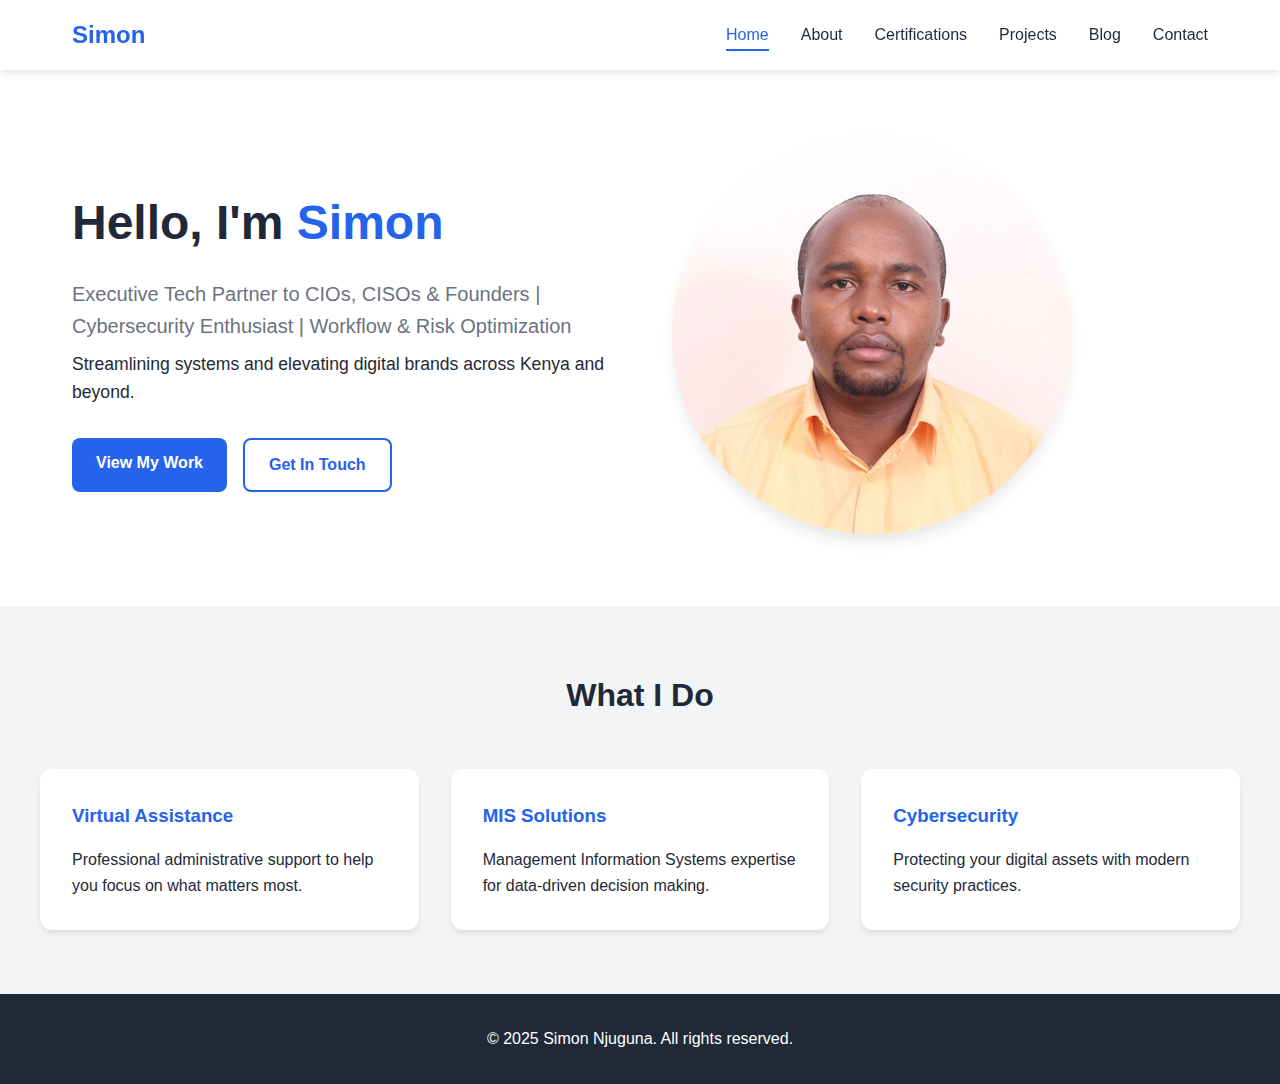
<file: index.html>
<!DOCTYPE html>
<html lang="en">
<head>
    <meta charset="UTF-8">
    <meta name="viewport" content="width=device-width, initial-scale=1.0">
    <meta name="description" content="Portfolio of Simon - Virtual Assistant specializing in MIS, cybersecurity, and digital brand elevation">
    <title>Simon K. Njuguna | Executive Assistant Portfolio</title>
    <link rel="stylesheet" href="assets/style.css">
    <link rel="icon" href="assets/favicon.ico" type="image/x-icon">
</head>
<body>
    <header>
        <nav>
            <div class="logo">Simon</div>
            <ul class="nav-links">
                <li><a href="index.html" class="active">Home</a></li>
                <li><a href="about.html">About</a></li>
                <li><a href="certifications.html">Certifications</a></li>
                <li><a href="projects.html">Projects</a></li>
                <li><a href="blog.html">Blog</a></li>
                <li><a href="contact.html">Contact</a></li>
            </ul>
            <div class="hamburger">
                <span></span>
                <span></span>
                <span></span>
            </div>
        </nav>
    </header>

    <main>
        <section class="hero">
            <div class="hero-content">
                <h1>Hello, I'm <span class="highlight">Simon</span></h1>
                <p class="tagline">Executive Tech Partner to CIOs, CISOs & Founders | Cybersecurity Enthusiast | Workflow & Risk Optimization</p>
                <p class="intro">Streamlining systems and elevating digital brands across Kenya and beyond.</p>
                <div class="cta-buttons">
                    <a href="projects.html" class="btn btn-primary">View My Work</a>
                    <a href="contact.html" class="btn btn-secondary">Get In Touch</a>
                </div>
            </div>
            <div class="hero-image">
                <img src="assets/profile.jpg" alt="Simon - Virtual Assistant">
            </div>
        </section>

        <section class="skills-preview">
            <h2>What I Do</h2>
            <div class="skills-grid">
                <div class="skill-card">
                    <h3>Virtual Assistance</h3>
                    <p>Professional administrative support to help you focus on what matters most.</p>
                </div>
                <div class="skill-card">
                    <h3>MIS Solutions</h3>
                    <p>Management Information Systems expertise for data-driven decision making.</p>
                </div>
                <div class="skill-card">
                    <h3>Cybersecurity</h3>
                    <p>Protecting your digital assets with modern security practices.</p>
                </div>
            </div>
        </section>
    </main>

    <footer>
        <p>&copy; 2025 Simon Njuguna. All rights reserved.</p>
    </footer>

    <script src="assets/script.js"></script>
</body>
</html>
</file>
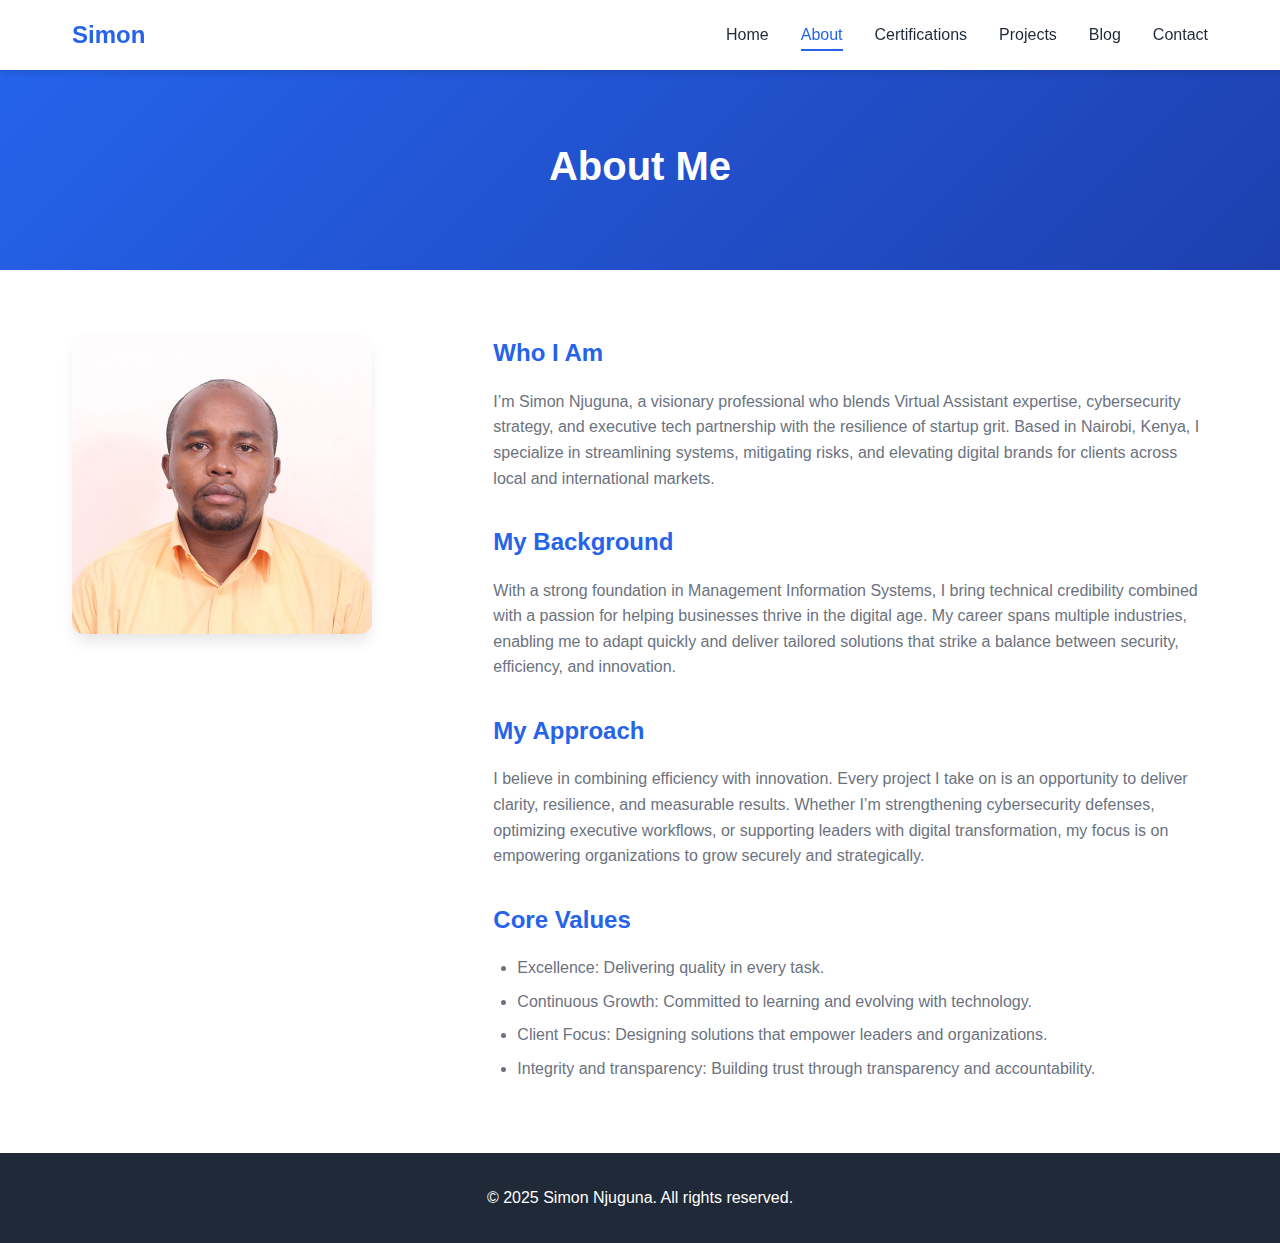
<file: about.html>
<!DOCTYPE html>
<html lang="en">
<head>
    <meta charset="UTF-8">
    <meta name="viewport" content="width=device-width, initial-scale=1.0">
    <meta name="description" content="Learn more about Simon - A visionary Virtual Assistant with expertise in MIS and cybersecurity">
    <title>About | Simon Portfolio</title>
    <link rel="stylesheet" href="assets/style.css">
    <link rel="icon" href="assets/favicon.ico" type="image/x-icon">
</head>
<body>
    <header>
        <nav>
            <div class="logo">Simon</div>
            <ul class="nav-links">
                <li><a href="index.html">Home</a></li>
                <li><a href="about.html" class="active">About</a></li>
                <li><a href="certifications.html">Certifications</a></li>
                <li><a href="projects.html">Projects</a></li>
                <li><a href="blog.html">Blog</a></li>
                <li><a href="contact.html">Contact</a></li>
            </ul>
            <div class="hamburger">
                <span></span>
                <span></span>
                <span></span>
            </div>
        </nav>
    </header>

    <main>
        <section class="page-header">
            <h1>About Me</h1>
        </section>

        <section class="about-content">
            <div class="about-image">
                <img src="assets/profile.jpg" alt="Simon - Virtual Assistant">
            </div>
            <div class="about-text">
                <h2>Who I Am</h2>
                <p>I’m Simon Njuguna, a visionary professional who blends Virtual Assistant expertise, cybersecurity strategy, and executive tech partnership with the resilience of startup grit. Based in Nairobi, Kenya, I specialize in streamlining systems, mitigating risks, and elevating digital brands for clients across local and international markets.</p>
                
                <h2>My Background</h2>
                <p>With a strong foundation in Management Information Systems, I bring technical credibility combined with a passion for helping businesses thrive in the digital age. My career spans multiple industries, enabling me to adapt quickly and deliver tailored solutions that strike a balance between security, efficiency, and innovation.</p>
                
                <h2>My Approach</h2>
                <p>I believe in combining efficiency with innovation. Every project I take on is an opportunity to deliver clarity, resilience, and measurable results. Whether I’m strengthening cybersecurity defenses, optimizing executive workflows, or supporting leaders with digital transformation, my focus is on empowering organizations to grow securely and strategically.</p>
                
                <h2>Core Values</h2>
                <ul class="values-list">
                    <li>Excellence: Delivering quality in every task.</li>
                    <li>Continuous Growth: Committed to learning and evolving with technology.</li>
                    <li>Client Focus: Designing solutions that empower leaders and organizations.</li>
                    <li>Integrity and transparency: Building trust through transparency and accountability.</li>
                </ul>
            
                </ul>
            </div>
        </section>
    </main>

    <footer>
        <p>&copy; 2025 Simon Njuguna. All rights reserved.</p>
    </footer>

    <script src="assets/script.js"></script>
</body>
</html>
</file>
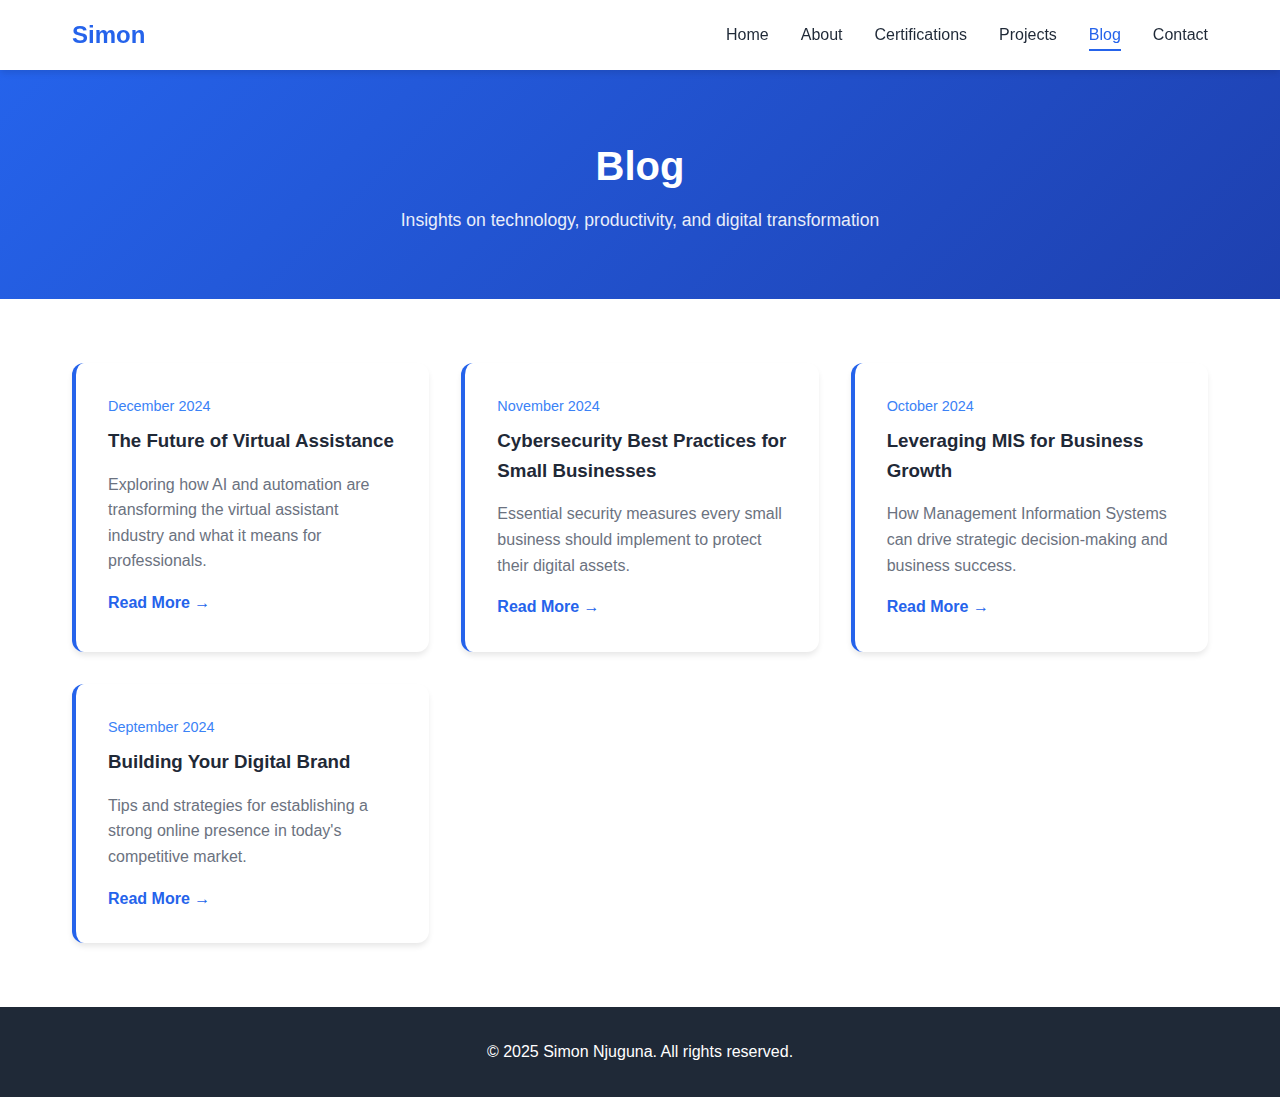
<file: blog.html>
<!DOCTYPE html>
<html lang="en">
<head>
    <meta charset="UTF-8">
    <meta name="viewport" content="width=device-width, initial-scale=1.0">
    <meta name="description" content="Blog posts by Simon on MIS, cybersecurity, virtual assistance, and digital transformation">
    <title>Blog | Simon Portfolio</title>
    <link rel="stylesheet" href="assets/style.css">
    <link rel="icon" href="assets/favicon.ico" type="image/x-icon">
</head>
<body>
    <header>
        <nav>
            <div class="logo">Simon</div>
            <ul class="nav-links">
                <li><a href="index.html">Home</a></li>
                <li><a href="about.html">About</a></li>
                <li><a href="certifications.html">Certifications</a></li>
                <li><a href="projects.html">Projects</a></li>
                <li><a href="blog.html" class="active">Blog</a></li>
                <li><a href="contact.html">Contact</a></li>
            </ul>
            <div class="hamburger">
                <span></span>
                <span></span>
                <span></span>
            </div>
        </nav>
    </header>

    <main>
        <section class="page-header">
            <h1>Blog</h1>
            <p>Insights on technology, productivity, and digital transformation</p>
        </section>

        <section class="blog-grid">
            <article class="blog-card">
                <div class="blog-date">December 2024</div>
                <h3>The Future of Virtual Assistance</h3>
                <p>Exploring how AI and automation are transforming the virtual assistant industry and what it means for professionals.</p>
                <a href="#" class="read-more">Read More →</a>
            </article>

            <article class="blog-card">
                <div class="blog-date">November 2024</div>
                <h3>Cybersecurity Best Practices for Small Businesses</h3>
                <p>Essential security measures every small business should implement to protect their digital assets.</p>
                <a href="#" class="read-more">Read More →</a>
            </article>

            <article class="blog-card">
                <div class="blog-date">October 2024</div>
                <h3>Leveraging MIS for Business Growth</h3>
                <p>How Management Information Systems can drive strategic decision-making and business success.</p>
                <a href="#" class="read-more">Read More →</a>
            </article>

            <article class="blog-card">
                <div class="blog-date">September 2024</div>
                <h3>Building Your Digital Brand</h3>
                <p>Tips and strategies for establishing a strong online presence in today's competitive market.</p>
                <a href="#" class="read-more">Read More →</a>
            </article>
        </section>
    </main>

    <footer>
        <p>&copy; 2025 Simon Njuguna. All rights reserved.</p>
    </footer>

    <script src="assets/script.js"></script>
</body>
</html>
</file>
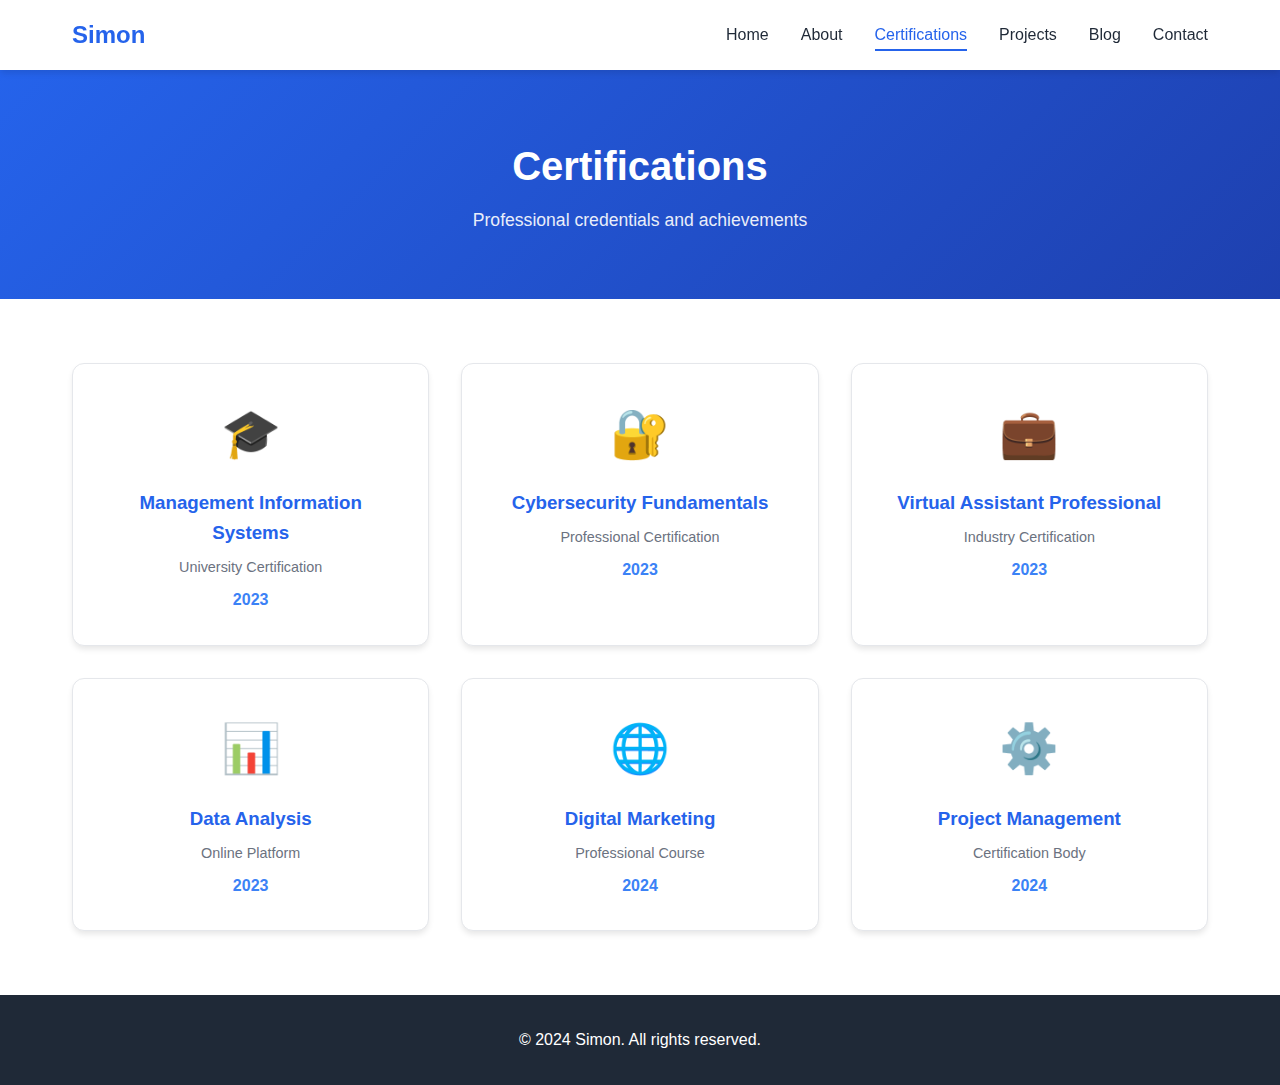
<file: certifications.html>
<!DOCTYPE html>
<html lang="en">
<head>
    <meta charset="UTF-8">
    <meta name="viewport" content="width=device-width, initial-scale=1.0">
    <meta name="description" content="Professional certifications and credentials of Simon in MIS, cybersecurity, and virtual assistance">
    <title>Certifications | Simon Portfolio</title>
    <link rel="stylesheet" href="assets/style.css">
    <link rel="icon" href="assets/favicon.ico" type="image/x-icon">
</head>
<body>
    <header>
        <nav>
            <div class="logo">Simon</div>
            <ul class="nav-links">
                <li><a href="index.html">Home</a></li>
                <li><a href="about.html">About</a></li>
                <li><a href="certifications.html" class="active">Certifications</a></li>
                <li><a href="projects.html">Projects</a></li>
                <li><a href="blog.html">Blog</a></li>
                <li><a href="contact.html">Contact</a></li>
            </ul>
            <div class="hamburger">
                <span></span>
                <span></span>
                <span></span>
            </div>
        </nav>
    </header>

    <main>
        <section class="page-header">
            <h1>Certifications</h1>
            <p>Professional credentials and achievements</p>
        </section>

        <section class="certifications-grid">
            <div class="cert-card">
                <div class="cert-icon">🎓</div>
                <h3>Management Information Systems</h3>
                <p class="cert-issuer">University Certification</p>
                <p class="cert-date">2023</p>
            </div>

            <div class="cert-card">
                <div class="cert-icon">🔐</div>
                <h3>Cybersecurity Fundamentals</h3>
                <p class="cert-issuer">Professional Certification</p>
                <p class="cert-date">2023</p>
            </div>

            <div class="cert-card">
                <div class="cert-icon">💼</div>
                <h3>Virtual Assistant Professional</h3>
                <p class="cert-issuer">Industry Certification</p>
                <p class="cert-date">2023</p>
            </div>

            <div class="cert-card">
                <div class="cert-icon">📊</div>
                <h3>Data Analysis</h3>
                <p class="cert-issuer">Online Platform</p>
                <p class="cert-date">2023</p>
            </div>

            <div class="cert-card">
                <div class="cert-icon">🌐</div>
                <h3>Digital Marketing</h3>
                <p class="cert-issuer">Professional Course</p>
                <p class="cert-date">2024</p>
            </div>

            <div class="cert-card">
                <div class="cert-icon">⚙️</div>
                <h3>Project Management</h3>
                <p class="cert-issuer">Certification Body</p>
                <p class="cert-date">2024</p>
            </div>
        </section>
    </main>

    <footer>
        <p>&copy; 2024 Simon. All rights reserved.</p>
    </footer>

    <script src="assets/script.js"></script>
</body>
</html>
</file>
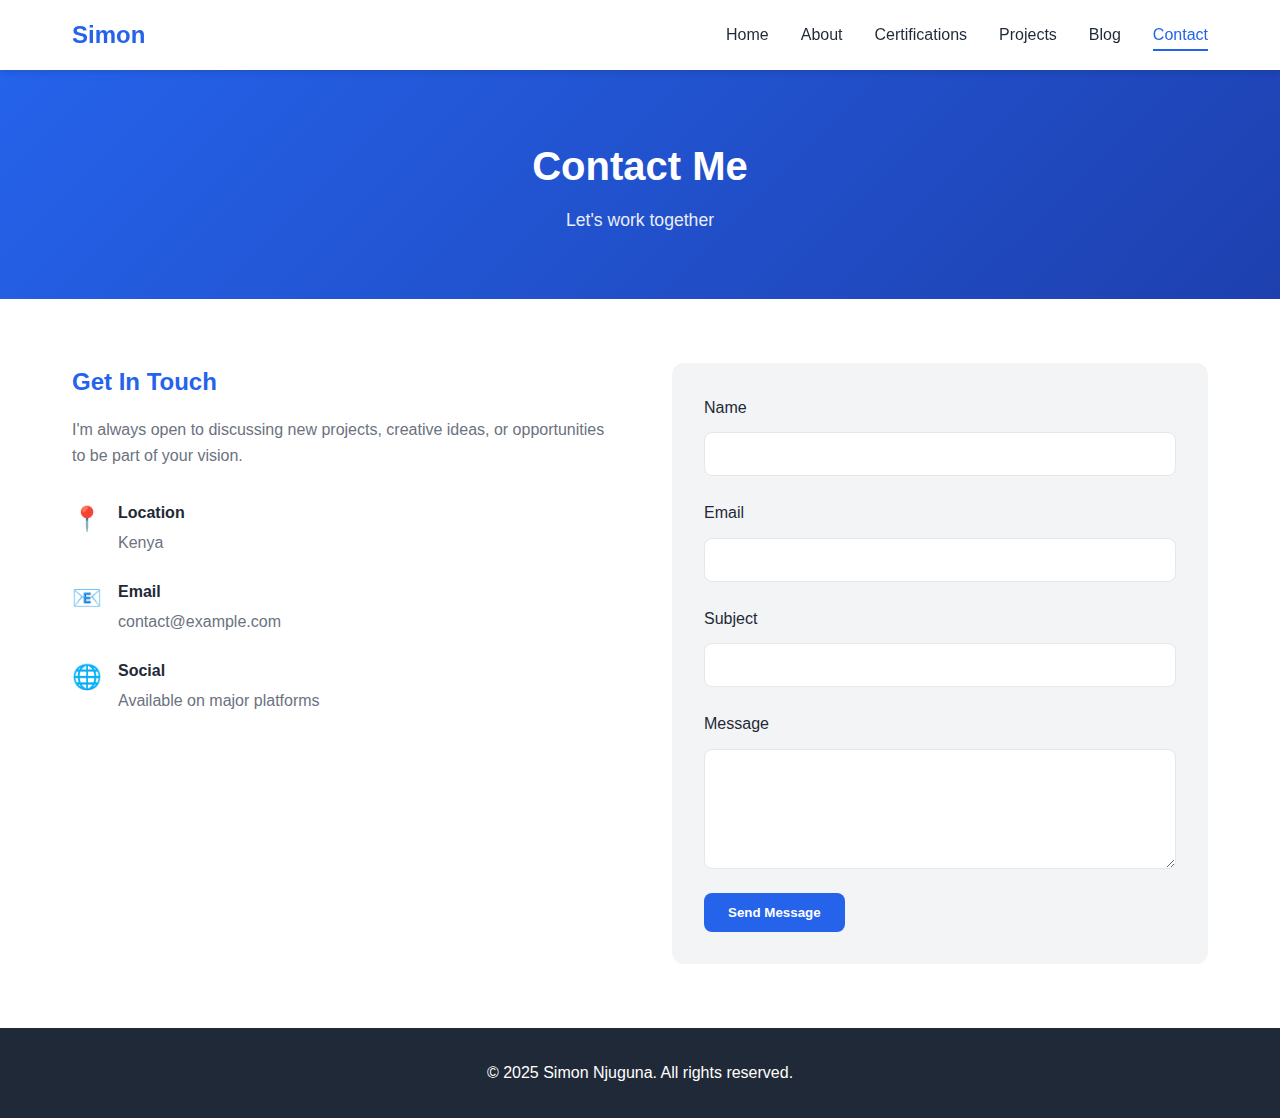
<file: contact.html>
<!DOCTYPE html>
<html lang="en">
<head>
    <meta charset="UTF-8">
    <meta name="viewport" content="width=device-width, initial-scale=1.0">
    <meta name="description" content="Contact Simon for virtual assistance, MIS solutions, and cybersecurity services">
    <title>Contact | Simon Portfolio</title>
    <link rel="stylesheet" href="assets/style.css">
    <link rel="icon" href="assets/favicon.ico" type="image/x-icon">
</head>
<body>
    <header>
        <nav>
            <div class="logo">Simon</div>
            <ul class="nav-links">
                <li><a href="index.html">Home</a></li>
                <li><a href="about.html">About</a></li>
                <li><a href="certifications.html">Certifications</a></li>
                <li><a href="projects.html">Projects</a></li>
                <li><a href="blog.html">Blog</a></li>
                <li><a href="contact.html" class="active">Contact</a></li>
            </ul>
            <div class="hamburger">
                <span></span>
                <span></span>
                <span></span>
            </div>
        </nav>
    </header>

    <main>
        <section class="page-header">
            <h1>Contact Me</h1>
            <p>Let's work together</p>
        </section>

        <section class="contact-content">
            <div class="contact-info">
                <h2>Get In Touch</h2>
                <p>I'm always open to discussing new projects, creative ideas, or opportunities to be part of your vision.</p>
                
                <div class="contact-details">
                    <div class="contact-item">
                        <span class="contact-icon">📍</span>
                        <div>
                            <strong>Location</strong>
                            <p>Kenya</p>
                        </div>
                    </div>
                    <div class="contact-item">
                        <span class="contact-icon">📧</span>
                        <div>
                            <strong>Email</strong>
                            <p>contact@example.com</p>
                        </div>
                    </div>
                    <div class="contact-item">
                        <span class="contact-icon">🌐</span>
                        <div>
                            <strong>Social</strong>
                            <p>Available on major platforms</p>
                        </div>
                    </div>
                </div>
            </div>

            <div class="contact-form-container">
                <form
                  id="my-form"
                  action="https://formspree.io/f/mldqnzyp"
                  method="POST"
                  class="contact-form"
                  novalidate
                >
                  <div class="form-group">
                    <label for="name" class="form-label">Name</label>
                    <input type="text" id="name" name="name" class="form-control input-name" required aria-required="true">
                  </div>
                  <div class="form-group">
                    <label for="email" class="form-label">Email</label>
                    <input type="email" id="email" name="email" class="form-control input-email" required aria-required="true">
                  </div>
                  <div class="form-group">
                    <label for="subject" class="form-label">Subject</label>
                    <input type="text" id="subject" name="subject" class="form-control input-subject" required aria-required="true">
                  </div>
                  <div class="form-group">
                    <label for="message" class="form-label">Message</label>
                    <textarea id="message" name="message" rows="5" class="form-control form-textarea input-message" required aria-required="true"></textarea>
                  </div>
                  <button type="submit" class="btn btn-primary form-submit-button">Send Message</button>
                  <p id="my-form-status" class="form-status" aria-live="polite"></p>
                </form>
            </div>
        </section>
    </main>

    <footer>
        <p>&copy; 2025 Simon Njuguna. All rights reserved.</p>
    </footer>

    <script src="assets/script.js"></script>
</body>
</html>
</file>
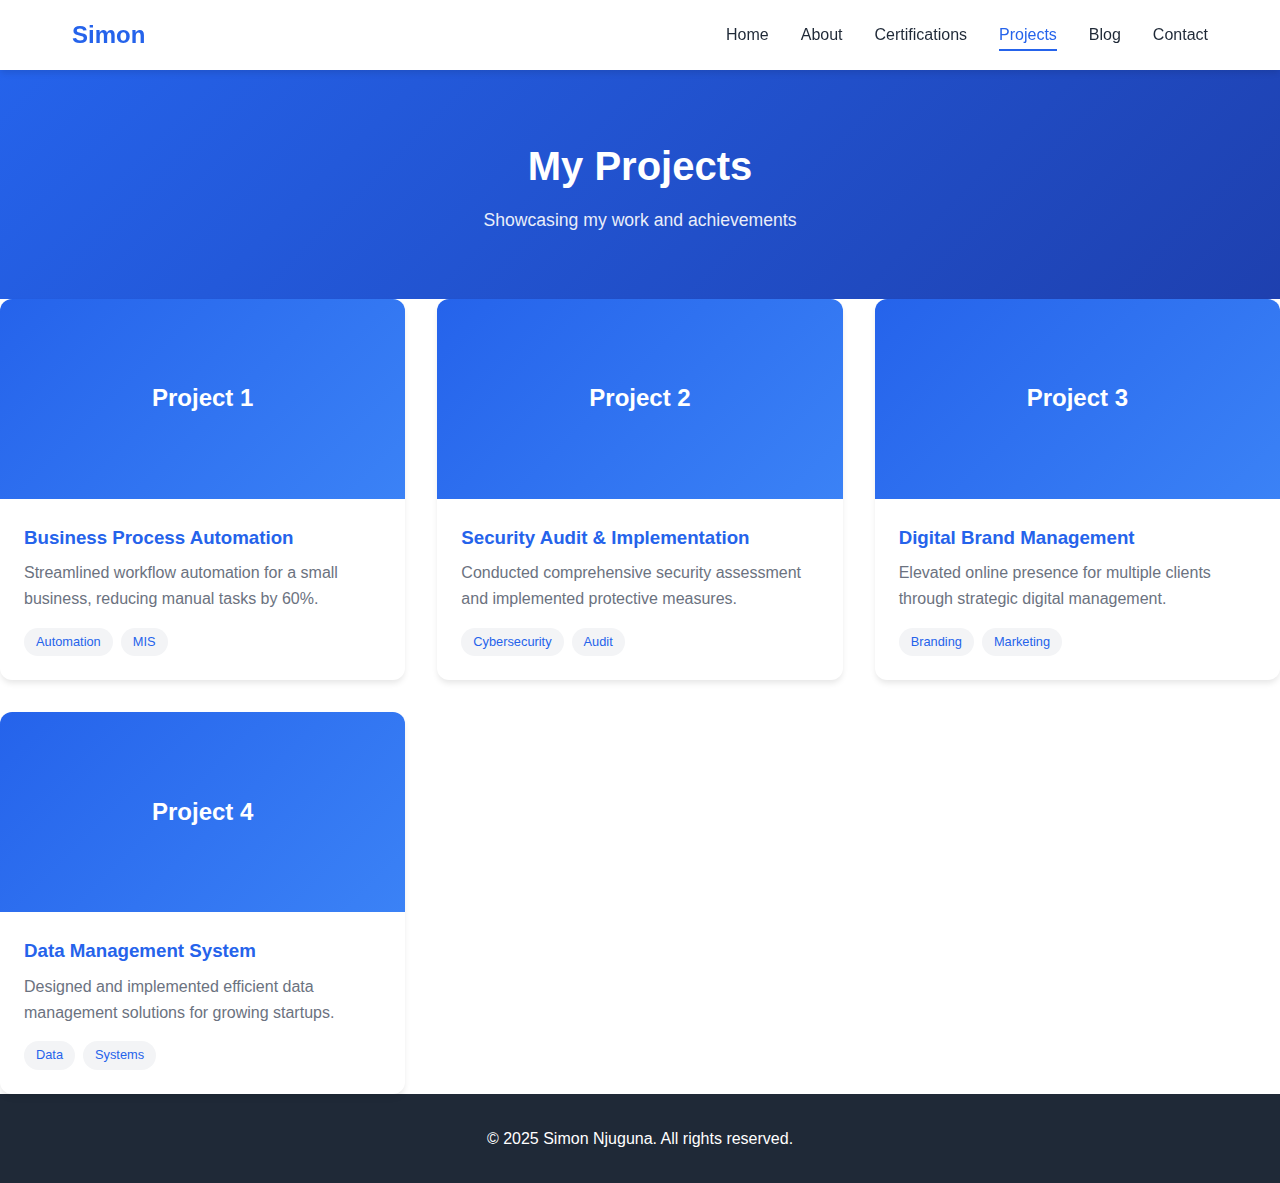
<file: projects.html>
<!DOCTYPE html>
<html lang="en">
<head>
    <meta charset="UTF-8">
    <meta name="viewport" content="width=device-width, initial-scale=1.0">
    <meta name="description" content="Portfolio projects by Simon showcasing MIS, cybersecurity, and virtual assistance work">
    <title>Projects | Simon Portfolio</title>
    <link rel="stylesheet" href="assets/style.css">
    <link rel="icon" href="assets/favicon.ico" type="image/x-icon">
</head>
<body>
    <header>
        <nav>
            <div class="logo">Simon</div>
            <ul class="nav-links">
                <li><a href="index.html">Home</a></li>
                <li><a href="about.html">About</a></li>
                <li><a href="certifications.html">Certifications</a></li>
                <li><a href="projects.html" class="active">Projects</a></li>
                <li><a href="blog.html">Blog</a></li>
                <li><a href="contact.html">Contact</a></li>
            </ul>
            <div class="hamburger">
                <span></span>
                <span></span>
                <span></span>
            </div>
        </nav>
    </header>

    <main>
        <section class="page-header">
            <h1>My Projects</h1>
            <p>Showcasing my work and achievements</p>
        </section>

        <section class="projects-grid">
            <div class="project-card">
                <div class="project-image">
                    <div class="placeholder-image">Project 1</div>
                </div>
                <div class="project-info">
                    <h3>Business Process Automation</h3>
                    <p>Streamlined workflow automation for a small business, reducing manual tasks by 60%.</p>
                    <div class="project-tags">
                        <span class="tag">Automation</span>
                        <span class="tag">MIS</span>
                    </div>
                </div>
            </div>

            <div class="project-card">
                <div class="project-image">
                    <div class="placeholder-image">Project 2</div>
                </div>
                <div class="project-info">
                    <h3>Security Audit & Implementation</h3>
                    <p>Conducted comprehensive security assessment and implemented protective measures.</p>
                    <div class="project-tags">
                        <span class="tag">Cybersecurity</span>
                        <span class="tag">Audit</span>
                    </div>
                </div>
            </div>

            <div class="project-card">
                <div class="project-image">
                    <div class="placeholder-image">Project 3</div>
                </div>
                <div class="project-info">
                    <h3>Digital Brand Management</h3>
                    <p>Elevated online presence for multiple clients through strategic digital management.</p>
                    <div class="project-tags">
                        <span class="tag">Branding</span>
                        <span class="tag">Marketing</span>
                    </div>
                </div>
            </div>

            <div class="project-card">
                <div class="project-image">
                    <div class="placeholder-image">Project 4</div>
                </div>
                <div class="project-info">
                    <h3>Data Management System</h3>
                    <p>Designed and implemented efficient data management solutions for growing startups.</p>
                    <div class="project-tags">
                        <span class="tag">Data</span>
                        <span class="tag">Systems</span>
                    </div>
                </div>
            </div>
        </section>
    </main>

    <footer>
        <p>&copy; 2025 Simon Njuguna. All rights reserved.</p>
    </footer>

    <script src="assets/script.js"></script>
</body>
</html>
</file>
<file: assets/style.css>
/* CSS Reset and Base Styles */
* {
    margin: 0;
    padding: 0;
    box-sizing: border-box;
}

:root {
    --primary-color: #2563eb;
    --secondary-color: #1e40af;
    --accent-color: #3b82f6;
    --text-color: #1f2937;
    --text-light: #6b7280;
    --background: #ffffff;
    --background-alt: #f3f4f6;
    --border-color: #e5e7eb;
    --success-color: #10b981;
    --error-color: #ef4444;
    --shadow: 0 4px 6px -1px rgba(0, 0, 0, 0.1);
    --shadow-lg: 0 10px 15px -3px rgba(0, 0, 0, 0.1);
    --transition: all 0.3s ease;
    --project-media-height: 200px;
}

html {
    scroll-behavior: smooth;
}

body {
    font-family: 'Segoe UI', Tahoma, Geneva, Verdana, sans-serif;
    line-height: 1.6;
    color: var(--text-color);
    background-color: var(--background);
}

a {
    text-decoration: none;
    color: inherit;
}

ul {
    list-style: none;
}

img {
    max-width: 100%;
    height: auto;
}

/* Header & Navigation */
header {
    background: var(--background);
    box-shadow: var(--shadow);
    position: sticky;
    top: 0;
    z-index: 1000;
}

nav {
    max-width: 1200px;
    margin: 0 auto;
    padding: 1rem 2rem;
    display: flex;
    justify-content: space-between;
    align-items: center;
}

.logo {
    font-size: 1.5rem;
    font-weight: 700;
    color: var(--primary-color);
}

.nav-links {
    display: flex;
    gap: 2rem;
}

.nav-links a {
    font-weight: 500;
    padding: 0.5rem 0;
    position: relative;
    transition: var(--transition);
}

.nav-links a:hover,
.nav-links a.active {
    color: var(--primary-color);
}

.nav-links a::after {
    content: '';
    position: absolute;
    bottom: 0;
    left: 0;
    width: 0;
    height: 2px;
    background: var(--primary-color);
    transition: var(--transition);
}

.nav-links a:hover::after,
.nav-links a.active::after {
    width: 100%;
}

.hamburger {
    display: none;
    flex-direction: column;
    gap: 5px;
    cursor: pointer;
}

.hamburger span {
    width: 25px;
    height: 3px;
    background: var(--text-color);
    transition: var(--transition);
}

/* Main Content */
main {
    min-height: calc(100vh - 160px);
}

/* Hero Section */
.hero {
    max-width: 1200px;
    margin: 0 auto;
    padding: 4rem 2rem;
    display: grid;
    grid-template-columns: 1fr 1fr;
    gap: 4rem;
    align-items: center;
}

.hero-content h1 {
    font-size: 3rem;
    margin-bottom: 1rem;
}

.highlight {
    color: var(--primary-color);
}

.tagline {
    font-size: 1.25rem;
    color: var(--text-light);
    margin-bottom: 0.5rem;
}

.intro {
    font-size: 1.1rem;
    margin-bottom: 2rem;
}

.hero-image img {
    width: 100%;
    max-width: 400px;
    border-radius: 50%;
    box-shadow: var(--shadow-lg);
}

/* Buttons */
.cta-buttons {
    display: flex;
    gap: 1rem;
    flex-wrap: wrap;
}

.btn {
    padding: 0.75rem 1.5rem;
    border-radius: 8px;
    font-weight: 600;
    transition: var(--transition);
    border: none;
    cursor: pointer;
}

.btn-primary {
    background: var(--primary-color);
    color: white;
}

.btn-primary:hover {
    background: var(--secondary-color);
    transform: translateY(-2px);
}

.btn-secondary {
    background: transparent;
    color: var(--primary-color);
    border: 2px solid var(--primary-color);
}

.btn-secondary:hover {
    background: var(--primary-color);
    color: white;
}

/* Skills Preview Section */
.skills-preview {
    background: var(--background-alt);
    padding: 4rem 2rem;
}

.skills-preview h2 {
    text-align: center;
    font-size: 2rem;
    margin-bottom: 3rem;
}

.skills-grid {
    max-width: 1200px;
    margin: 0 auto;
    display: grid;
    grid-template-columns: repeat(auto-fit, minmax(280px, 1fr));
    gap: 2rem;
}

.skill-card {
    background: var(--background);
    padding: 2rem;
    border-radius: 12px;
    box-shadow: var(--shadow);
    transition: var(--transition);
}

.skill-card:hover {
    transform: translateY(-5px);
    box-shadow: var(--shadow-lg);
}

.skill-card h3 {
    color: var(--primary-color);
    margin-bottom: 1rem;
}

/* Page Headers */
.page-header {
    background: linear-gradient(135deg, var(--primary-color), var(--secondary-color));
    color: white;
    padding: 4rem 2rem;
    text-align: center;
}

.page-header h1 {
    font-size: 2.5rem;
    margin-bottom: 0.5rem;
}

.page-header p {
    font-size: 1.1rem;
    opacity: 0.9;
}

/* About Page */
.about-content {
    max-width: 1200px;
    margin: 0 auto;
    padding: 4rem 2rem;
    display: grid;
    grid-template-columns: 1fr 2fr;
    gap: 4rem;
    align-items: start;
}

.about-image img {
    width: 100%;
    max-width: 300px;
    border-radius: 12px;
    box-shadow: var(--shadow-lg);
}

.about-text h2 {
    color: var(--primary-color);
    margin-bottom: 1rem;
    margin-top: 2rem;
}

.about-text h2:first-child {
    margin-top: 0;
}

.about-text p {
    margin-bottom: 1rem;
    color: var(--text-light);
}

.values-list {
    list-style: disc;
    padding-left: 1.5rem;
}

.values-list li {
    margin-bottom: 0.5rem;
    color: var(--text-light);
}

/* Certifications Grid */
.certifications-grid {
    max-width: 1200px;
    margin: 0 auto;
    padding: 4rem 2rem;
    display: grid;
    grid-template-columns: repeat(auto-fit, minmax(280px, 1fr));
    gap: 2rem;
}

.cert-card {
    background: var(--background);
    padding: 2rem;
    border-radius: 12px;
    box-shadow: var(--shadow);
    text-align: center;
    transition: var(--transition);
    border: 1px solid var(--border-color);
}

.cert-card:hover {
    transform: translateY(-5px);
    box-shadow: var(--shadow-lg);
}

.cert-icon {
    font-size: 3rem;
    margin-bottom: 1rem;
}

.cert-card h3 {
    color: var(--primary-color);
    margin-bottom: 0.5rem;
}

.cert-issuer {
    color: var(--text-light);
    font-size: 0.9rem;
}

.cert-date {
    color: var(--accent-color);
    font-weight: 600;
    margin-top: 0.5rem;
}

/* Projects Grid */
.projects-grid {
    display: grid;
    grid-template-columns: repeat(auto-fit, minmax(300px, 1fr));
    gap: 2rem;
}

.project-card {
    background: var(--background);
    border-radius: 12px;
    overflow: hidden;
    box-shadow: var(--shadow);
    transition: var(--transition);
}

.project-card:hover {
    transform: translateY(-5px);
    box-shadow: var(--shadow-lg);
}

/* Project Sections */
.projects-section {
    max-width: 1200px;
    margin: 0 auto;
    padding: 2rem;
}

.section-title {
    font-size: 1.75rem;
    color: var(--primary-color);
    margin-bottom: 1.5rem;
    padding-bottom: 0.5rem;
    border-bottom: 3px solid var(--accent-color);
    display: inline-block;
}

.project-image {
    height: var(--project-media-height);
    background: linear-gradient(135deg, var(--primary-color), var(--accent-color));
}

.placeholder-image {
    height: 100%;
    display: flex;
    align-items: center;
    justify-content: center;
    color: white;
    font-size: 1.5rem;
    font-weight: 600;
}

/* Project Video Styles */
.project-video {
    position: relative;
    background: linear-gradient(135deg, var(--primary-color), var(--accent-color));
    min-height: var(--project-media-height);
}

.project-video video {
    width: 100%;
    height: var(--project-media-height);
    object-fit: cover;
    display: block;
    background: #000;
}

.upload-video-link {
    display: block;
    text-align: center;
    padding: 0.75rem;
    background: var(--background-alt);
    color: var(--primary-color);
    font-weight: 600;
    font-size: 0.9rem;
    transition: var(--transition);
    border-top: 1px solid var(--border-color);
}

.upload-video-link:hover {
    background: var(--primary-color);
    color: white;
}

.project-info {
    padding: 1.5rem;
}

.project-info h3 {
    color: var(--primary-color);
    margin-bottom: 0.5rem;
}

.project-info p {
    color: var(--text-light);
    margin-bottom: 1rem;
}

.project-tags {
    display: flex;
    gap: 0.5rem;
    flex-wrap: wrap;
}

.tag {
    background: var(--background-alt);
    color: var(--primary-color);
    padding: 0.25rem 0.75rem;
    border-radius: 20px;
    font-size: 0.8rem;
    font-weight: 500;
}

/* Blog Grid */
.blog-grid {
    max-width: 1200px;
    margin: 0 auto;
    padding: 4rem 2rem;
    display: grid;
    grid-template-columns: repeat(auto-fit, minmax(280px, 1fr));
    gap: 2rem;
}

.blog-card {
    background: var(--background);
    padding: 2rem;
    border-radius: 12px;
    box-shadow: var(--shadow);
    transition: var(--transition);
    border-left: 4px solid var(--primary-color);
}

.blog-card:hover {
    transform: translateY(-5px);
    box-shadow: var(--shadow-lg);
}

.blog-date {
    color: var(--accent-color);
    font-size: 0.9rem;
    font-weight: 500;
    margin-bottom: 0.5rem;
}

.blog-card h3 {
    color: var(--text-color);
    margin-bottom: 1rem;
}

.blog-card p {
    color: var(--text-light);
    margin-bottom: 1rem;
}

.read-more {
    color: var(--primary-color);
    font-weight: 600;
    transition: var(--transition);
}

.read-more:hover {
    color: var(--secondary-color);
}

/* Contact Page */
.contact-content {
    max-width: 1200px;
    margin: 0 auto;
    padding: 4rem 2rem;
    display: grid;
    grid-template-columns: 1fr 1fr;
    gap: 4rem;
}

.contact-info h2 {
    color: var(--primary-color);
    margin-bottom: 1rem;
}

.contact-info > p {
    color: var(--text-light);
    margin-bottom: 2rem;
}

.contact-details {
    display: flex;
    flex-direction: column;
    gap: 1.5rem;
}

.contact-item {
    display: flex;
    gap: 1rem;
    align-items: flex-start;
}

.contact-icon {
    font-size: 1.5rem;
}

.contact-item strong {
    display: block;
    margin-bottom: 0.25rem;
}

.contact-item p {
    color: var(--text-light);
}

/* Contact Form */
.contact-form-container {
    background: var(--background-alt);
    padding: 2rem;
    border-radius: 12px;
}

.contact-form {
    display: flex;
    flex-direction: column;
    gap: 1.5rem;
}

.form-group {
    display: flex;
    flex-direction: column;
    gap: 0.5rem;
}

.form-group label {
    font-weight: 500;
}

.form-group input,
.form-group textarea {
    padding: 0.75rem;
    border: 1px solid var(--border-color);
    border-radius: 8px;
    font-family: inherit;
    font-size: 1rem;
    transition: var(--transition);
}

.form-group input:focus,
.form-group textarea:focus {
    outline: none;
    border-color: var(--primary-color);
    box-shadow: 0 0 0 3px rgba(37, 99, 235, 0.1);
}

/* Footer */
footer {
    background: var(--text-color);
    color: white;
    text-align: center;
    padding: 2rem;
}

/* Responsive Design */
@media (max-width: 768px) {
    .nav-links {
        display: none;
        position: absolute;
        top: 100%;
        left: 0;
        right: 0;
        background: var(--background);
        flex-direction: column;
        padding: 1rem 2rem;
        box-shadow: var(--shadow);
    }

    .nav-links.active {
        display: flex;
    }

    .hamburger {
        display: flex;
    }

    .hamburger.active span:nth-child(1) {
        transform: rotate(45deg) translate(5px, 5px);
    }

    .hamburger.active span:nth-child(2) {
        opacity: 0;
    }

    .hamburger.active span:nth-child(3) {
        transform: rotate(-45deg) translate(7px, -6px);
    }

    .hero {
        grid-template-columns: 1fr;
        text-align: center;
        padding: 2rem;
    }

    .hero-content h1 {
        font-size: 2rem;
    }

    .hero-image {
        order: -1;
    }

    .hero-image img {
        max-width: 250px;
    }

    .cta-buttons {
        justify-content: center;
    }

    .about-content {
        grid-template-columns: 1fr;
        text-align: center;
    }

    .about-image img {
        margin: 0 auto;
    }

    .contact-content {
        grid-template-columns: 1fr;
    }
}

@media (max-width: 480px) {
    .hero-content h1 {
        font-size: 1.75rem;
    }

    .page-header h1 {
        font-size: 2rem;
    }

    .skills-grid,
    .certifications-grid,
    .projects-grid,
    .blog-grid {
        grid-template-columns: 1fr;
    }
}

/* Form Styles */
.form-label {
    font-weight: 500;
    margin-bottom: 0.25rem;
    display: block;
}

.form-control {
    padding: 0.75rem;
    border: 1px solid var(--border-color);
    border-radius: 8px;
    font-family: inherit;
    font-size: 1rem;
    transition: var(--transition);
    width: 100%;
}

.form-control:focus {
    outline: none;
    border-color: var(--primary-color);
    box-shadow: 0 0 0 3px rgba(37, 99, 235, 0.1);
}

.form-textarea {
    resize: vertical;
    min-height: 120px;
}

.form-submit-button {
    align-self: flex-start;
}

.form-status {
    margin-top: 1rem;
    padding: 0.75rem;
    border-radius: 8px;
    font-size: 0.95rem;
    display: none;
}

.form-status-success {
    display: block;
    background: rgba(16, 185, 129, 0.1);
    color: var(--success-color);
    border: 1px solid var(--success-color);
}

.form-status-error {
    display: block;
    background: rgba(239, 68, 68, 0.1);
    color: var(--error-color);
    border: 1px solid var(--error-color);
}
</file>
